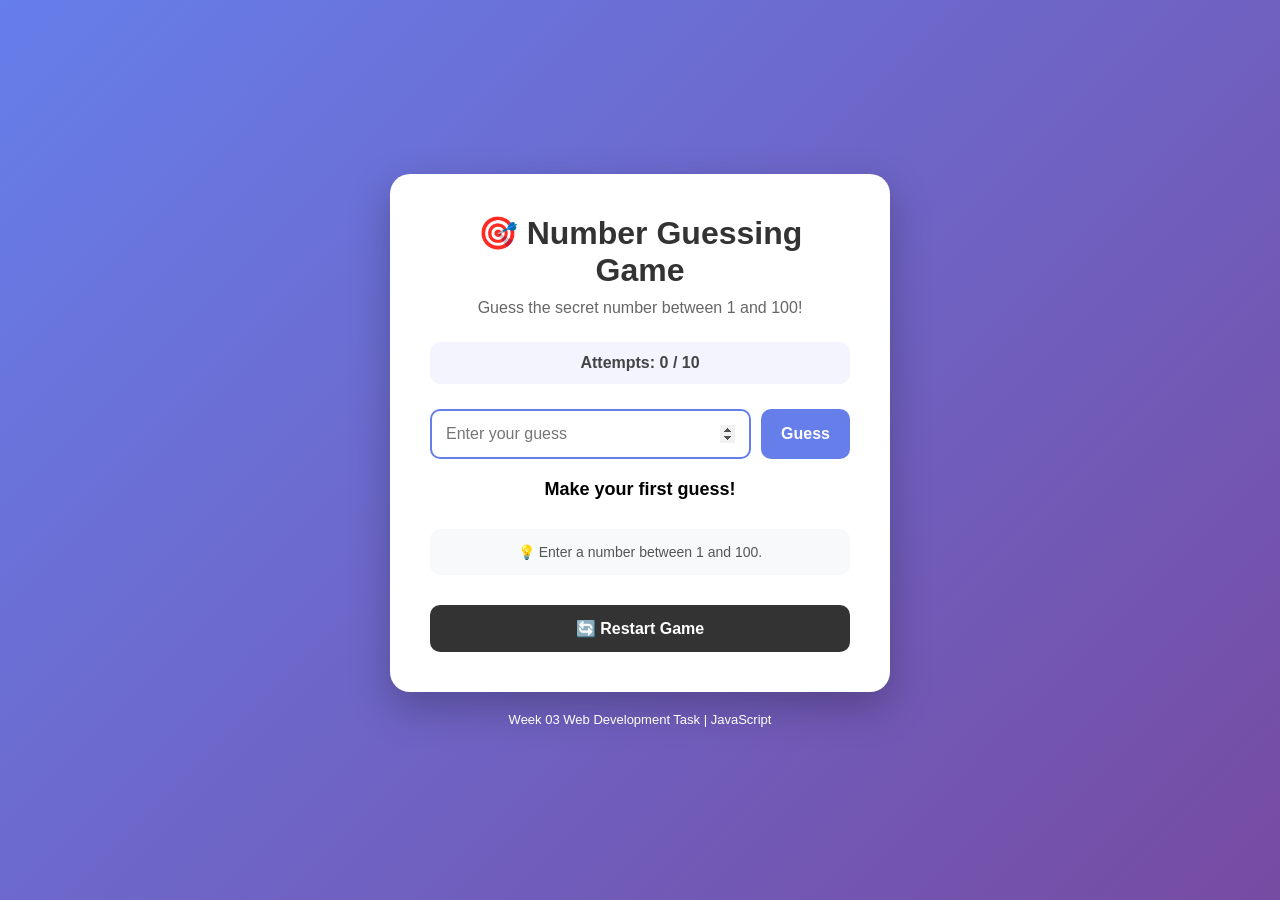
<file: index.html>
<!DOCTYPE html>
<html lang="en">
<head>
    <meta charset="UTF-8">
    <meta name="viewport" content="width=device-width, initial-scale=1.0">

    <title>Number Guessing Game</title>

    <link rel="stylesheet" href="style.css">
</head>

<body>

    <div class="game-container">

        <h1>🎯 Number Guessing Game</h1>

        <p class="subtitle">
            Guess the secret number between 1 and 100!
        </p>

        <div class="game-info">
            <p>Attempts: <span id="attempts">0</span> / 10</p>
        </div>

        <div class="input-section">
            <input
                type="number"
                id="guessInput"
                placeholder="Enter your guess"
                min="1"
                max="100"
            >

            <button id="guessButton">Guess</button>
        </div>

        <p id="message">Make your first guess!</p>

        <div class="hint-box">
            <p id="hint">💡 Enter a number between 1 and 100.</p>
        </div>

        <button id="restartButton" class="restart-btn">
            🔄 Restart Game
        </button>

    </div>

    <footer>
        <p>Week 03 Web Development Task | JavaScript</p>
    </footer>

    <script src="script.js"></script>

</body>
</html>
</file>
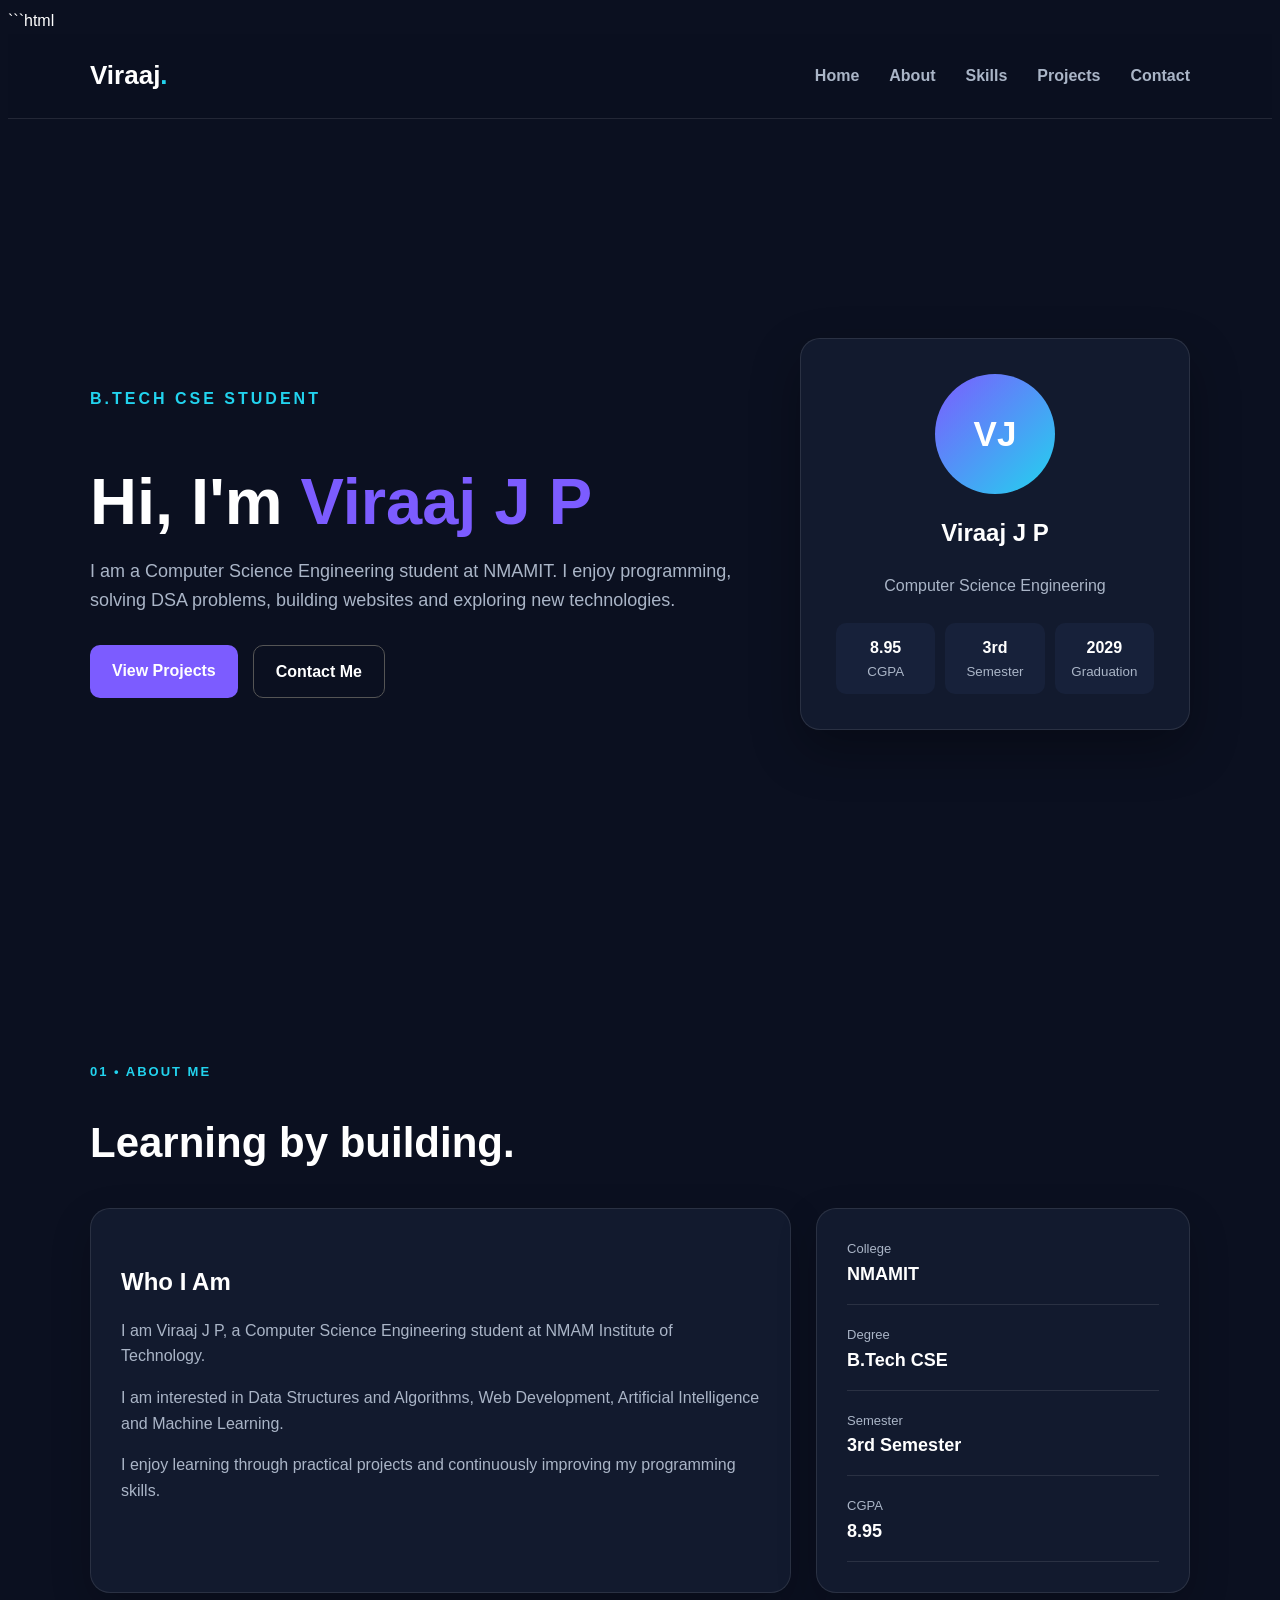
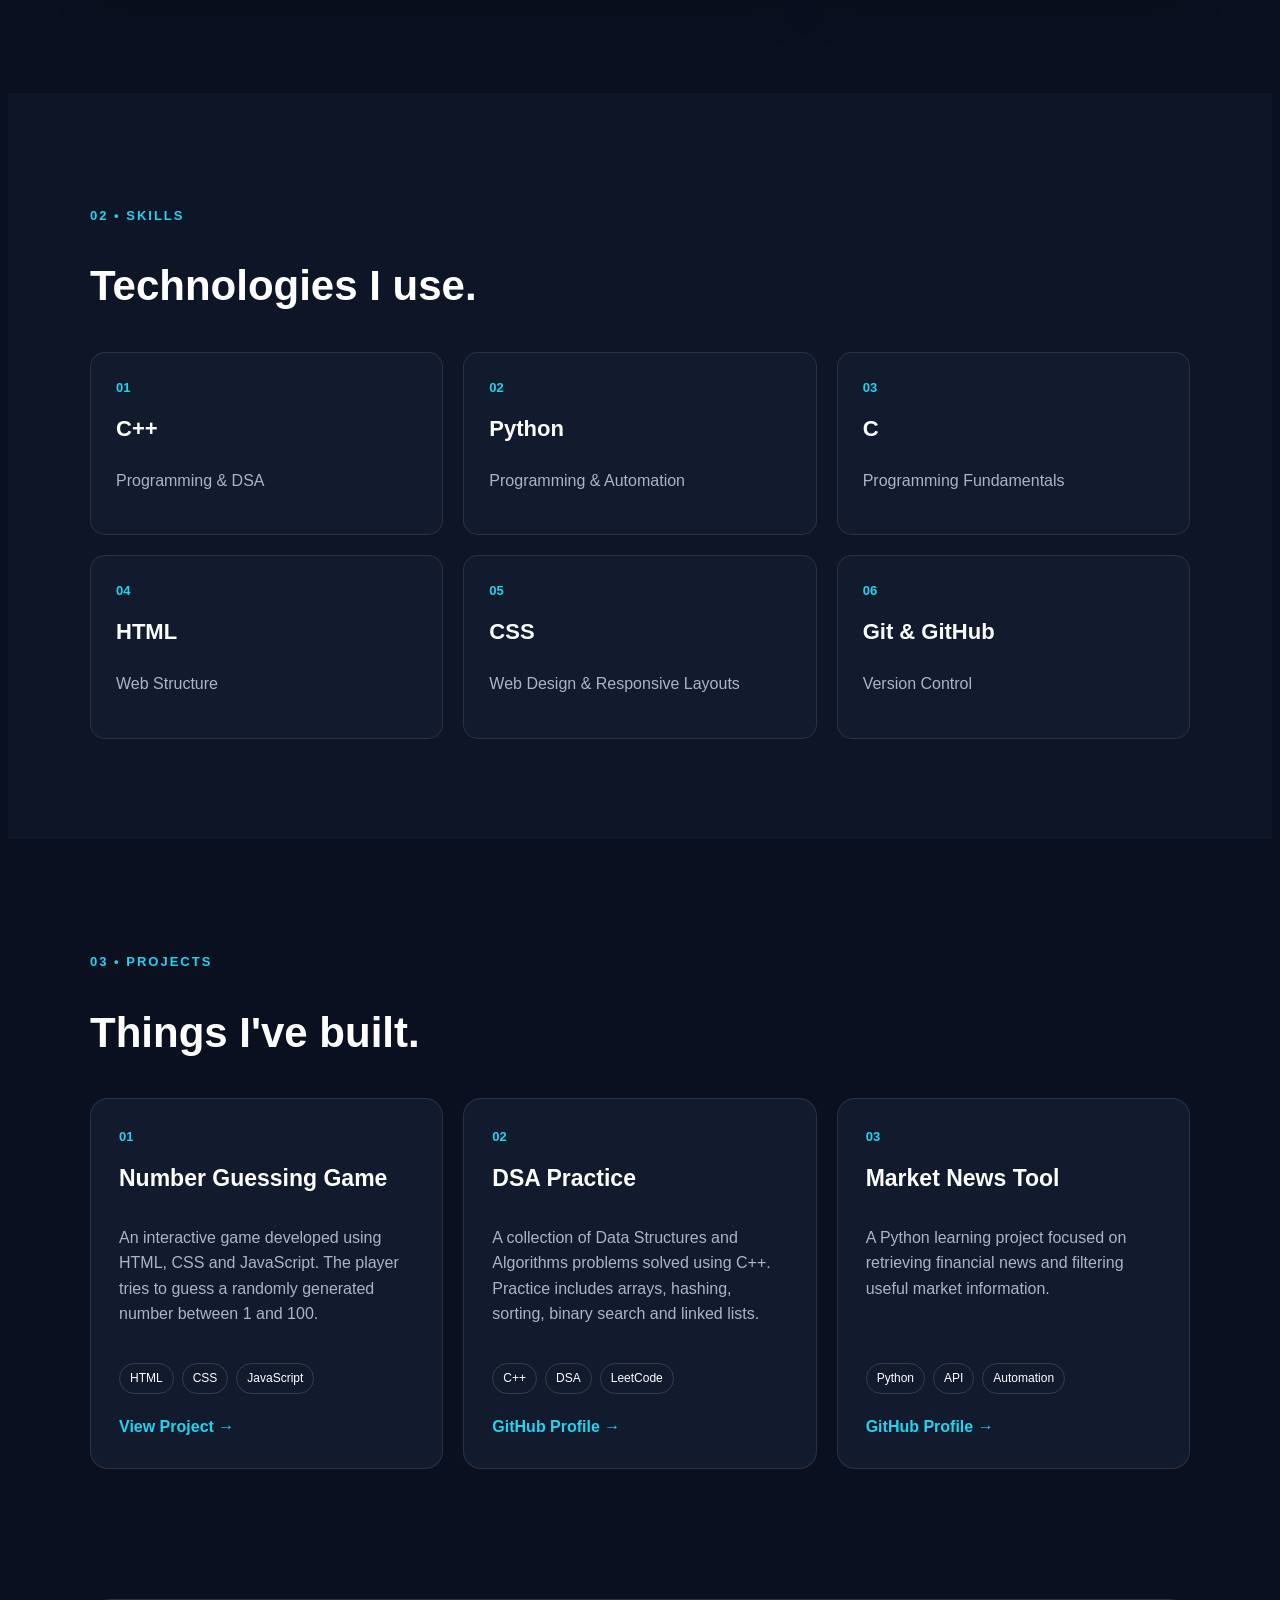
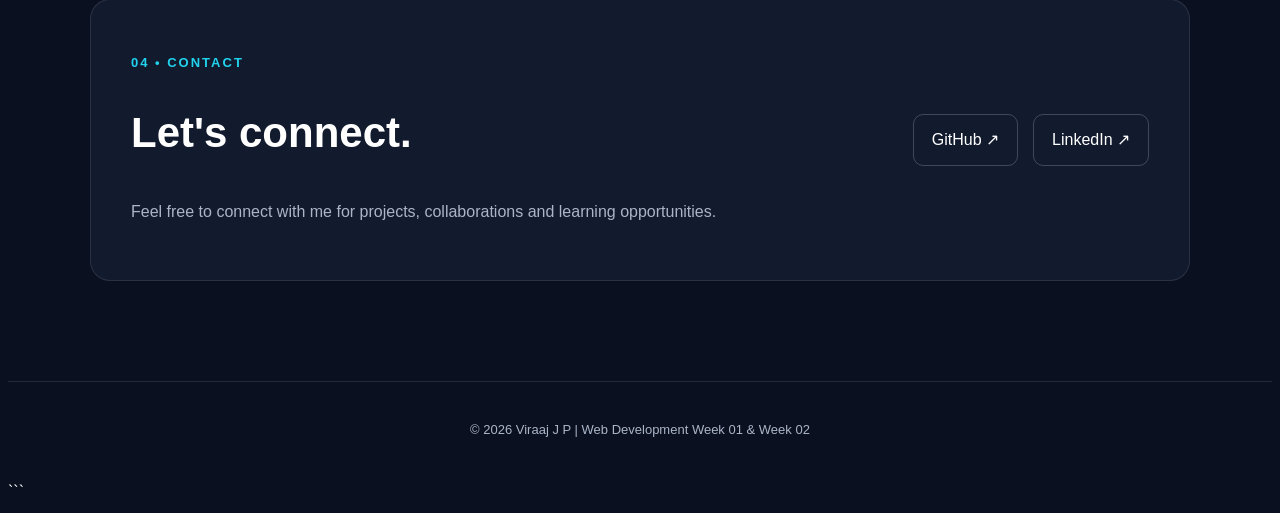
<file: week1-2-portfolio/index.html>
```html
<!DOCTYPE html>
<html lang="en">

<head>
    <meta charset="UTF-8">
    <meta name="viewport" content="width=device-width, initial-scale=1.0">

    <title>Viraaj J P | Developer Portfolio</title>

    <link rel="stylesheet" href="style.css">
</head>

<body>

    <!-- Navigation Bar -->
    <header>
        <nav class="navbar">

            <h2 class="logo">Viraaj<span>.</span></h2>

            <button class="menu-btn" id="menuBtn">☰</button>

            <ul class="nav-links" id="navLinks">
                <li><a href="#home">Home</a></li>
                <li><a href="#about">About</a></li>
                <li><a href="#skills">Skills</a></li>
                <li><a href="#projects">Projects</a></li>
                <li><a href="#contact">Contact</a></li>
            </ul>

        </nav>
    </header>


    <!-- Home Section -->
    <section id="home" class="hero">

        <div class="hero-content">

            <p class="small-title">B.Tech CSE Student</p>

            <h1>
                Hi, I'm <span>Viraaj J P</span>
            </h1>

            <p class="intro">
                I am a Computer Science Engineering student at NMAMIT.
                I enjoy programming, solving DSA problems, building websites
                and exploring new technologies.
            </p>

            <div class="buttons">

                <a href="#projects" class="btn primary-btn">
                    View Projects
                </a>

                <a href="#contact" class="btn secondary-btn">
                    Contact Me
                </a>

            </div>

        </div>


        <!-- Profile Card -->
        <div class="profile-card">

            <div class="profile-circle">
                VJ
            </div>

            <h2>Viraaj J P</h2>

            <p>Computer Science Engineering</p>

            <div class="profile-info">

                <div>
                    <strong>8.95</strong>
                    <small>CGPA</small>
                </div>

                <div>
                    <strong>3rd</strong>
                    <small>Semester</small>
                </div>

                <div>
                    <strong>2029</strong>
                    <small>Graduation</small>
                </div>

            </div>

        </div>

    </section>


    <!-- About Section -->
    <section id="about" class="section">

        <div class="section-title">
            <p>01 • About Me</p>
            <h2>Learning by building.</h2>
        </div>

        <div class="about-container">

            <div class="about-card">

                <h3>Who I Am</h3>

                <p>
                    I am Viraaj J P, a Computer Science Engineering student
                    at NMAM Institute of Technology.
                </p>

                <p>
                    I am interested in Data Structures and Algorithms,
                    Web Development, Artificial Intelligence and Machine
                    Learning.
                </p>

                <p>
                    I enjoy learning through practical projects and
                    continuously improving my programming skills.
                </p>

            </div>


            <div class="details-card">

                <div>
                    <span>College</span>
                    <strong>NMAMIT</strong>
                </div>

                <div>
                    <span>Degree</span>
                    <strong>B.Tech CSE</strong>
                </div>

                <div>
                    <span>Semester</span>
                    <strong>3rd Semester</strong>
                </div>

                <div>
                    <span>CGPA</span>
                    <strong>8.95</strong>
                </div>

            </div>

        </div>

    </section>


    <!-- Skills Section -->
    <section id="skills" class="section skills-section">

        <div class="section-title">

            <p>02 • Skills</p>

            <h2>Technologies I use.</h2>

        </div>


        <div class="skills-grid">

            <div class="skill-card">
                <span>01</span>
                <h3>C++</h3>
                <p>Programming & DSA</p>
            </div>

            <div class="skill-card">
                <span>02</span>
                <h3>Python</h3>
                <p>Programming & Automation</p>
            </div>

            <div class="skill-card">
                <span>03</span>
                <h3>C</h3>
                <p>Programming Fundamentals</p>
            </div>

            <div class="skill-card">
                <span>04</span>
                <h3>HTML</h3>
                <p>Web Structure</p>
            </div>

            <div class="skill-card">
                <span>05</span>
                <h3>CSS</h3>
                <p>Web Design & Responsive Layouts</p>
            </div>

            <div class="skill-card">
                <span>06</span>
                <h3>Git & GitHub</h3>
                <p>Version Control</p>
            </div>

        </div>

    </section>


    <!-- Projects Section -->
    <section id="projects" class="section">

        <div class="section-title">

            <p>03 • Projects</p>

            <h2>Things I've built.</h2>

        </div>


        <div class="projects-grid">


            <!-- Project 1 -->
            <div class="project-card">

                <span class="project-number">01</span>

                <h3>Number Guessing Game</h3>

                <p>
                    An interactive game developed using HTML, CSS and
                    JavaScript. The player tries to guess a randomly
                    generated number between 1 and 100.
                </p>

                <div class="tags">
                    <span>HTML</span>
                    <span>CSS</span>
                    <span>JavaScript</span>
                </div>

                <a href="../index.html">
                    View Project →
                </a>

            </div>


            <!-- Project 2 -->
            <div class="project-card">

                <span class="project-number">02</span>

                <h3>DSA Practice</h3>

                <p>
                    A collection of Data Structures and Algorithms
                    problems solved using C++. Practice includes arrays,
                    hashing, sorting, binary search and linked lists.
                </p>

                <div class="tags">
                    <span>C++</span>
                    <span>DSA</span>
                    <span>LeetCode</span>
                </div>

                <a href="https://github.com/viraaj23"
                   target="_blank">
                    GitHub Profile →
                </a>

            </div>


            <!-- Project 3 -->
            <div class="project-card">

                <span class="project-number">03</span>

                <h3>Market News Tool</h3>

                <p>
                    A Python learning project focused on retrieving
                    financial news and filtering useful market
                    information.
                </p>

                <div class="tags">
                    <span>Python</span>
                    <span>API</span>
                    <span>Automation</span>
                </div>

                <a href="https://github.com/viraaj23"
                   target="_blank">
                    GitHub Profile →
                </a>

            </div>

        </div>

    </section>


    <!-- Contact Section -->
    <section id="contact" class="section contact-section">

        <div class="contact-card">

            <div>

                <div class="section-title">

                    <p>04 • Contact</p>

                    <h2>Let's connect.</h2>

                </div>

                <p class="contact-text">
                    Feel free to connect with me for projects,
                    collaborations and learning opportunities.
                </p>

            </div>


            <div class="contact-links">

                <a href="https://github.com/viraaj23"
                   target="_blank">
                    GitHub ↗
                </a>

                <a href="https://www.linkedin.com"
                   target="_blank">
                    LinkedIn ↗
                </a>

            </div>

        </div>

    </section>


    <!-- Footer -->
    <footer>

        <p>
            © 2026 Viraaj J P | Web Development Week 01 & Week 02
        </p>

    </footer>


    <script src="script.js"></script>

</body>

</html>
```
</file>
<file: style.css>
/* General page styling */

* {
    margin: 0;
    padding: 0;
    box-sizing: border-box;
}

body {
    font-family: Arial, sans-serif;
    min-height: 100vh;

    display: flex;
    flex-direction: column;
    justify-content: center;
    align-items: center;

    background: linear-gradient(135deg, #667eea, #764ba2);

    padding: 20px;
}


/* Main game card */

.game-container {
    width: 100%;
    max-width: 500px;

    background: white;

    padding: 40px;

    border-radius: 20px;

    text-align: center;

    box-shadow: 0 15px 40px rgba(0, 0, 0, 0.25);
}


/* Heading */

h1 {
    color: #333;
    margin-bottom: 10px;
    font-size: 32px;
}


/* Subtitle */

.subtitle {
    color: #666;
    margin-bottom: 25px;
    font-size: 16px;
}


/* Attempts */

.game-info {
    background: #f3f4ff;

    padding: 12px;

    border-radius: 10px;

    margin-bottom: 25px;

    color: #444;

    font-weight: bold;
}


/* Input section */

.input-section {
    display: flex;
    gap: 10px;

    margin-bottom: 20px;
}


input {
    flex: 1;

    padding: 14px;

    font-size: 16px;

    border: 2px solid #ddd;

    border-radius: 10px;

    outline: none;

    transition: 0.3s;
}


input:focus {
    border-color: #667eea;
}


/* Guess button */

button {
    border: none;

    padding: 14px 20px;

    border-radius: 10px;

    font-size: 16px;

    font-weight: bold;

    cursor: pointer;

    transition: 0.3s;
}


#guessButton {
    background: #667eea;

    color: white;
}


#guessButton:hover {
    background: #5568d9;

    transform: translateY(-2px);
}


/* Message */

#message {
    min-height: 30px;

    font-size: 18px;

    font-weight: bold;

    margin: 15px 0;
}


/* Hint box */

.hint-box {
    background: #f8f9fa;

    padding: 15px;

    border-radius: 10px;

    margin: 20px 0;
}


#hint {
    color: #555;

    font-size: 14px;
}


/* Restart button */

.restart-btn {
    width: 100%;

    background: #333;

    color: white;

    margin-top: 10px;
}


.restart-btn:hover {
    background: #111;

    transform: translateY(-2px);
}


/* Footer */

footer {
    margin-top: 20px;

    color: white;

    font-size: 13px;

    text-align: center;
}


/* Mobile responsive design */

@media (max-width: 500px) {

    .game-container {
        padding: 25px;
    }

    h1 {
        font-size: 26px;
    }

    .input-section {
        flex-direction: column;
    }

    #guessButton {
        width: 100%;
    }
}
</file>
<file: week1-2-portfolio/style.css>
```css
/* =========================
   BASIC RESET
========================= */

* {
    margin: 0;
    padding: 0;
    box-sizing: border-box;
}

html {
    scroll-behavior: smooth;
}

body {
    font-family: Arial, sans-serif;
    background: #0b1020;
    color: #ffffff;
    line-height: 1.6;
}


/* =========================
   NAVIGATION
========================= */

header {
    position: sticky;
    top: 0;
    z-index: 1000;

    background: rgba(11, 16, 32, 0.95);

    border-bottom: 1px solid rgba(255, 255, 255, 0.1);
}

.navbar {
    width: 92%;
    max-width: 1100px;

    margin: auto;

    min-height: 70px;

    display: flex;
    justify-content: space-between;
    align-items: center;
}

.logo {
    font-size: 26px;
}

.logo span {
    color: #22d3ee;
}

.nav-links {
    list-style: none;

    display: flex;

    gap: 30px;
}

.nav-links a {
    color: #aab5c7;

    text-decoration: none;

    font-weight: bold;

    transition: 0.3s;
}

.nav-links a:hover {
    color: #ffffff;
}

.menu-btn {
    display: none;

    background: none;

    border: none;

    color: white;

    font-size: 25px;

    cursor: pointer;
}


/* =========================
   HERO
========================= */

.hero {
    min-height: calc(100vh - 70px);

    width: 92%;
    max-width: 1100px;

    margin: auto;

    display: flex;

    justify-content: space-between;

    align-items: center;

    gap: 60px;
}

.hero-content {
    max-width: 650px;
}

.small-title {
    color: #22d3ee;

    text-transform: uppercase;

    letter-spacing: 3px;

    font-weight: bold;

    margin-bottom: 15px;
}

.hero h1 {
    font-size: 65px;

    line-height: 1.1;

    margin-bottom: 20px;
}

.hero h1 span {
    color: #7c5cff;
}

.intro {
    color: #aab5c7;

    font-size: 18px;

    margin-bottom: 30px;
}


/* Buttons */

.buttons {
    display: flex;

    gap: 15px;
}

.btn {
    display: inline-block;

    padding: 13px 22px;

    border-radius: 10px;

    text-decoration: none;

    font-weight: bold;

    transition: 0.3s;
}

.primary-btn {
    background: #7c5cff;

    color: white;
}

.primary-btn:hover {
    background: #6546e8;

    transform: translateY(-3px);
}

.secondary-btn {
    border: 1px solid #555;

    color: white;
}

.secondary-btn:hover {
    background: #ffffff;

    color: #0b1020;

    transform: translateY(-3px);
}


/* Profile Card */

.profile-card {
    width: 340px;

    padding: 35px;

    text-align: center;

    background: #121a2e;

    border: 1px solid rgba(255, 255, 255, 0.1);

    border-radius: 20px;

    box-shadow: 0 20px 50px rgba(0, 0, 0, 0.3);
}

.profile-circle {
    width: 120px;
    height: 120px;

    margin: auto;
    margin-bottom: 20px;

    border-radius: 50%;

    display: flex;

    justify-content: center;
    align-items: center;

    font-size: 35px;

    font-weight: bold;

    background: linear-gradient(
        135deg,
        #7c5cff,
        #22d3ee
    );
}

.profile-card > p {
    color: #aab5c7;

    margin-top: 5px;
}

.profile-info {
    display: flex;

    gap: 10px;

    margin-top: 25px;
}

.profile-info div {
    flex: 1;

    padding: 12px;

    background: #17213a;

    border-radius: 10px;
}

.profile-info strong {
    display: block;
}

.profile-info small {
    color: #aab5c7;
}


/* =========================
   COMMON SECTION
========================= */

.section {
    width: 92%;
    max-width: 1100px;

    margin: auto;

    padding: 100px 0;
}

.section-title {
    margin-bottom: 40px;
}

.section-title p {
    color: #22d3ee;

    font-size: 13px;

    font-weight: bold;

    letter-spacing: 2px;

    text-transform: uppercase;

    margin-bottom: 10px;
}

.section-title h2 {
    font-size: 42px;

    line-height: 1.2;
}


/* =========================
   ABOUT
========================= */

.about-container {
    display: grid;

    grid-template-columns: 1.5fr 0.8fr;

    gap: 25px;
}

.about-card,
.details-card {
    background: #121a2e;

    border: 1px solid rgba(255, 255, 255, 0.1);

    border-radius: 20px;

    padding: 30px;

    box-shadow: 0 15px 40px rgba(0, 0, 0, 0.2);
}

.about-card h3 {
    font-size: 24px;

    margin-bottom: 15px;
}

.about-card p {
    color: #aab5c7;

    margin-bottom: 15px;
}

.details-card {
    display: flex;

    flex-direction: column;

    gap: 20px;
}

.details-card div {
    border-bottom: 1px solid rgba(255, 255, 255, 0.1);

    padding-bottom: 15px;
}

.details-card span {
    display: block;

    color: #aab5c7;

    font-size: 13px;
}

.details-card strong {
    font-size: 18px;
}


/* =========================
   SKILLS
========================= */

.skills-section {
    max-width: none;

    padding-left: 4%;
    padding-right: 4%;

    background: #0e1527;
}

.skills-section .section-title,
.skills-grid {
    max-width: 1100px;

    margin-left: auto;
    margin-right: auto;
}

.skills-grid {
    display: grid;

    grid-template-columns: repeat(3, 1fr);

    gap: 20px;
}

.skill-card {
    padding: 25px;

    background: #121a2e;

    border: 1px solid rgba(255, 255, 255, 0.1);

    border-radius: 15px;

    transition: 0.3s;
}

.skill-card:hover {
    transform: translateY(-7px);

    border-color: #7c5cff;
}

.skill-card span {
    color: #22d3ee;

    font-size: 13px;

    font-weight: bold;
}

.skill-card h3 {
    margin-top: 12px;

    font-size: 22px;
}

.skill-card p {
    color: #aab5c7;
}


/* =========================
   PROJECTS
========================= */

.projects-grid {
    display: grid;

    grid-template-columns: repeat(3, 1fr);

    gap: 20px;
}

.project-card {
    padding: 28px;

    background: #121a2e;

    border: 1px solid rgba(255, 255, 255, 0.1);

    border-radius: 18px;

    display: flex;

    flex-direction: column;

    transition: 0.3s;
}

.project-card:hover {
    transform: translateY(-7px);

    border-color: #7c5cff;
}

.project-number {
    color: #22d3ee;

    font-weight: bold;

    font-size: 13px;
}

.project-card h3 {
    font-size: 23px;

    margin: 12px 0;
}

.project-card p {
    color: #aab5c7;

    flex: 1;
}

.tags {
    display: flex;

    flex-wrap: wrap;

    gap: 8px;

    margin: 20px 0;
}

.tags span {
    padding: 5px 10px;

    border-radius: 20px;

    border: 1px solid rgba(255, 255, 255, 0.15);

    font-size: 12px;
}

.project-card a {
    color: #22d3ee;

    font-weight: bold;

    text-decoration: none;
}


/* =========================
   CONTACT
========================= */

.contact-section {
    padding-top: 30px;
}

.contact-card {
    padding: 40px;

    background: #121a2e;

    border-radius: 20px;

    border: 1px solid rgba(255, 255, 255, 0.1);

    display: flex;

    justify-content: space-between;

    align-items: center;

    gap: 30px;
}

.contact-text {
    color: #aab5c7;

    max-width: 600px;
}

.contact-links {
    display: flex;

    gap: 15px;
}

.contact-links a {
    padding: 12px 18px;

    border: 1px solid rgba(255, 255, 255, 0.2);

    border-radius: 10px;

    text-decoration: none;

    color: white;

    transition: 0.3s;
}

.contact-links a:hover {
    background: #7c5cff;

    transform: translateY(-3px);
}


/* =========================
   FOOTER
========================= */

footer {
    padding: 25px;

    text-align: center;

    color: #aab5c7;

    font-size: 13px;

    border-top: 1px solid rgba(255, 255, 255, 0.1);
}


/* =========================
   RESPONSIVE DESIGN
========================= */

@media (max-width: 850px) {

    .menu-btn {
        display: block;
    }

    .nav-links {
        position: absolute;

        top: 70px;

        left: 0;

        width: 100%;

        background: #0b1020;

        display: none;

        flex-direction: column;

        gap: 0;

        text-align: center;
    }

    .nav-links.active {
        display: flex;
    }

    .nav-links li {
        padding: 15px;

        border-top: 1px solid rgba(255, 255, 255, 0.1);
    }

    .hero {
        flex-direction: column;

        justify-content: center;

        padding: 80px 0;
    }

    .hero-content {
        text-align: center;
    }

    .buttons {
        justify-content: center;
    }

    .about-container {
        grid-template-columns: 1fr;
    }

    .skills-grid,
    .projects-grid {
        grid-template-columns: repeat(2, 1fr);
    }

    .contact-card {
        flex-direction: column;

        align-items: flex-start;
    }
}


@media (max-width: 550px) {

    .hero h1 {
        font-size: 42px;
    }

    .intro {
        font-size: 16px;
    }

    .profile-card {
        width: 100%;
    }

    .skills-grid,
    .projects-grid {
        grid-template-columns: 1fr;
    }

    .buttons {
        flex-direction: column;
    }

    .btn {
        width: 100%;

        text-align: center;
    }

    .section-title h2 {
        font-size: 34px;
    }

    .profile-info {
        flex-direction: column;
    }

    .contact-links {
        flex-direction: column;

        width: 100%;
    }

    .contact-links a {
        text-align: center;
    }
}
```
</file>
